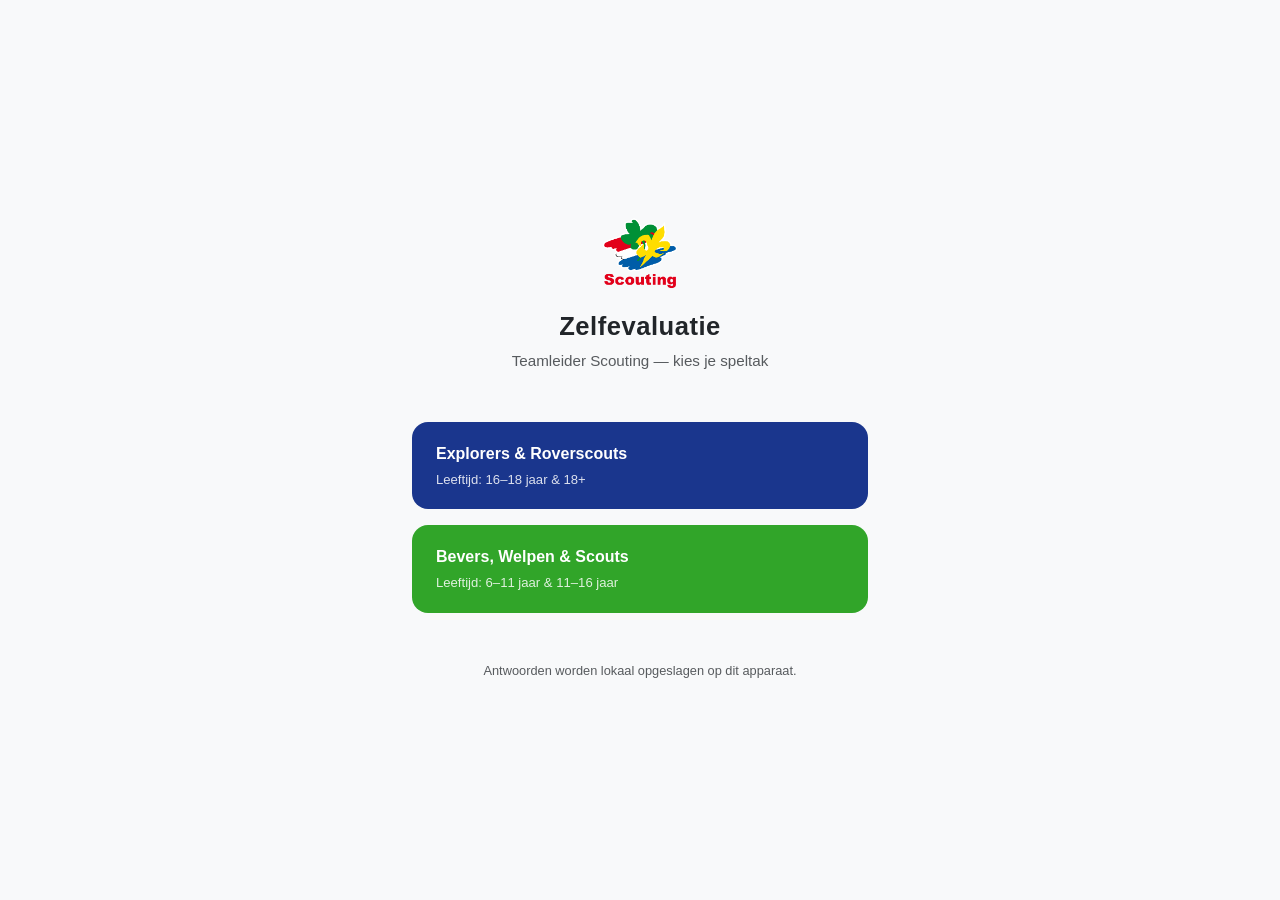
<file: index.html>
<!DOCTYPE html>
<html lang="nl">
<head>
  <meta charset="UTF-8" />
  <meta name="viewport" content="width=device-width, initial-scale=1.0" />
  <title>Zelfevaluatie Teamleider Scouting</title>
  <meta name="description" content="Zelfevaluatie-tool voor teamleiders bij Scouting. Beoordeel jezelf op coördinatie, kwaliteitsbewaking en vertegenwoordiging." />

  <!-- Bootstrap 5 CSS via CDN -->
  <link href="https://cdn.jsdelivr.net/npm/bootstrap@5.3.3/dist/css/bootstrap.min.css" rel="stylesheet" />
  <!-- Custom stylesheet -->
  <link href="style.css" rel="stylesheet" />
</head>
<body>

  <!-- ╔══════════════════════════════════════════╗
       ║  1. SELECTIE-SCHERM (speltak kiezen)     ║
       ╚══════════════════════════════════════════╝ -->
  <div id="select-screen" class="screen active">
    <div class="container py-5" style="max-width:480px">
      <div class="text-center mb-5">
        <img src="Assets/Scouting-huisstijl/Scouting_NL_logo_RGB_transparanteachtergrond.png" alt="Scouting Nederland" class="scouting-logo-select mb-2">
        <h1 class="fw-bold mb-2" style="font-size:1.6rem">Zelfevaluatie</h1>
        <p class="text-muted text-md">Teamleider Scouting — kies je speltak</p>
      </div>

      <div class="d-grid gap-3">
        <button id="btn-select-explorers" class="btn btn-lg btn-primary dataset-btn">
          <div class="fw-bold mb-1" style="font-size:1rem">Explorers &amp; Roverscouts</div>
          <div style="font-size:.82rem;opacity:.85">Leeftijd: 16–18 jaar &amp; 18+</div>
        </button>
        <button id="btn-select-bevers" class="btn btn-lg dataset-btn btn-scouting-groen">
          <div class="fw-bold mb-1" style="font-size:1rem">Bevers, Welpen &amp; Scouts</div>
          <div style="font-size:.82rem;opacity:.85">Leeftijd: 6–11 jaar &amp; 11–16 jaar</div>
        </button>
      </div>

      <p class="text-center text-muted mt-5 text-xs">
        Antwoorden worden lokaal opgeslagen op dit apparaat.
      </p>
    </div>
  </div>

  <!-- ╔══════════════════════════════════════════╗
       ║  NAVIGATIEBALK (zichtbaar na selectie)   ║
       ╚══════════════════════════════════════════╝ -->
  <nav id="app-navbar" class="navbar app-nav" style="display:none">
    <div class="container px-0" style="max-width:540px">
      <span class="navbar-brand mb-0"><img src="Assets/Scouting-huisstijl/Scouting_NL_logo_RGB_transparanteachtergrond.png" alt="Scouting" class="scouting-logo-header"> Zelfevaluatie</span>
      <div class="d-flex gap-2">
        <button id="btn-switch" class="btn btn-outline-secondary nav-action-btn">
          Speltak wisselen
        </button>
        <button id="btn-reset" class="btn btn-outline-danger nav-action-btn" style="display:none">
          Reset
        </button>
      </div>
    </div>
  </nav>

  <!-- ╔══════════════════════════════════════════╗
       ║  2. OVERZICHTSSCHERM                     ║
       ╚══════════════════════════════════════════╝ -->
  <div id="overview-screen" class="screen">
    <div class="container py-4" style="max-width:540px">
      <!-- Header -->
      <div class="text-center mb-4">
        <div class="mb-2">
          <span id="ov-badge" class="badge rounded-pill bg-primary bg-opacity-10 text-primary dataset-badge px-3 py-2"></span>
        </div>
        <h1 class="fw-bold mb-1" style="font-size:1.5rem">Zelfevaluatie</h1>
        <p class="text-muted mb-0 text-md">Teamleider Scouting</p>
      </div>

      <!-- Totale voortgang (alleen als er antwoorden zijn) -->
      <div id="ov-overall" class="card border-0 shadow-sm mb-4" style="border-radius:16px;display:none">
        <div class="card-body text-center py-4">
          <div id="ov-overall-pct" class="mb-1 fw-800" style="font-size:2.5rem"></div>
          <div id="ov-overall-count" class="text-muted mb-3 text-sm"></div>
          <div class="progress" style="height:8px;border-radius:99px">
            <div id="ov-overall-bar" class="progress-bar" style="border-radius:99px"></div>
          </div>
        </div>
      </div>

      <!-- Module-kaarten -->
      <div id="ov-modules" class="mb-4"></div>

      <!-- Actieknop -->
      <div class="d-grid">
        <button id="btn-start" class="btn btn-primary btn-lg cta-btn">Starten met invullen</button>
      </div>
      <p id="ov-saved-msg" class="text-center text-muted mt-3" style="font-size:.8rem;display:none">
        Je voortgang wordt automatisch opgeslagen.
      </p>
    </div>
  </div>

  <!-- ╔══════════════════════════════════════════╗
       ║  3. INVULSCHERM                          ║
       ╚══════════════════════════════════════════╝ -->
  <div id="input-screen" class="screen">
    <div class="container py-4 d-flex flex-column" style="max-width:540px;min-height:calc(100dvh - 56px)">
      <!-- Topbalk -->
      <div class="mb-4">
        <div class="d-flex justify-content-between align-items-center mb-3">
          <button id="btn-prev" class="back-btn">← Terug</button>
          <span id="inp-counter" class="text-muted" style="font-size:.88rem"></span>
        </div>
        <div class="progress" style="height:4px;border-radius:99px">
          <div id="inp-progress" class="progress-bar bg-primary" style="border-radius:99px"></div>
        </div>
      </div>

      <!-- Module-badge + taak-info -->
      <div class="mb-3">
        <span id="inp-module-badge" class="badge rounded-pill fw-semibold px-3 py-2 mb-2" style="font-size:.78rem"></span>
        <div id="inp-task-info" class="text-muted" style="font-size:.8rem"></div>
      </div>

      <!-- Vraag -->
      <div class="flex-grow-1">
        <div class="card question-card mb-4">
          <div class="card-body p-4">
            <p id="inp-question" class="mb-0" style="font-size:1.05rem;line-height:1.6;font-weight:500"></p>
          </div>
        </div>

        <!-- Schaal 1-5 -->
        <div class="mb-2">
          <div class="d-flex justify-content-between mb-2" style="font-size:.72rem;color:#6c757d">
            <span>Nooit</span><span>Altijd</span>
          </div>
          <div id="inp-scale" class="d-flex gap-2">
            <!-- knoppen worden door JS gegenereerd -->
          </div>
          <div id="inp-scale-label" class="text-center mt-2" style="font-size:.82rem;color:#1A368D;font-weight:500;display:none"></div>
        </div>
      </div>

      <!-- Volgende-knop -->
      <div class="d-grid mt-4">
        <button id="btn-next" class="btn btn-primary btn-lg cta-btn" disabled>Volgende vraag</button>
      </div>
      <p id="inp-hint" class="text-center text-muted mt-2 mb-0" style="font-size:.8rem">
        Kies een score om verder te gaan.
      </p>
    </div>
  </div>

  <!-- ╔══════════════════════════════════════════╗
       ║  4. RESULTATENSCHERM                     ║
       ╚══════════════════════════════════════════╝ -->
  <div id="results-screen" class="screen">
    <div class="container py-4" style="max-width:540px">
      <!-- Header -->
      <div class="text-center mb-4">
        <div class="mb-2">
          <span id="res-badge" class="badge rounded-pill bg-primary bg-opacity-10 text-primary dataset-badge px-3 py-2"></span>
        </div>
        <h1 class="fw-bold mb-1" style="font-size:1.4rem">Jouw resultaten</h1>
        <p id="res-date" class="text-muted mb-0 text-sm"></p>
      </div>

      <!-- Grote score-kaart -->
      <div id="res-hero" class="card score-hero shadow-sm text-center mb-4">
        <div class="card-body py-5">
          <div id="res-pct" class="fw-900" style="font-size:4rem;line-height:1"></div>
          <div id="res-emoji" class="mt-1 mb-3" style="font-size:1.5rem"></div>
          <div id="res-label" class="fw-semibold mb-1" style="font-size:1rem"></div>
          <div class="text-muted" style="font-size:.82rem">Totaalscore over alle taken</div>
        </div>
      </div>

      <!-- Per-module scores -->
      <h6 class="fw-semibold text-muted mb-3" style="font-size:.8rem;letter-spacing:.05em;text-transform:uppercase">
        Score per taak
      </h6>
      <div id="res-modules" class="mb-4"></div>

      <!-- Legenda -->
      <div class="card legend-card mb-4">
        <div class="card-body py-3 px-3">
          <div class="row g-2 text-center text-xs">
            <div class="col-4"><div class="fw-semibold text-success">Goed</div><div class="text-muted">&gt; 60%</div></div>
            <div class="col-4"><div class="fw-semibold text-warning">In ontwikkeling</div><div class="text-muted">30–60%</div></div>
            <div class="col-4"><div class="fw-semibold text-danger">Aandachtspunt</div><div class="text-muted">&lt; 30%</div></div>
          </div>
        </div>
      </div>

      <!-- Acties -->
      <div class="d-grid gap-3">
        <button id="btn-share" class="btn btn-primary btn-lg cta-btn">📤 Deel met begeleider</button>
        <button id="btn-retake" class="btn btn-outline-secondary cta-btn">Antwoorden aanpassen</button>
      </div>

      <p class="text-center text-muted mt-4 text-xs">
        Resultaten worden lokaal opgeslagen op dit apparaat.
      </p>
    </div>
  </div>

  <!-- Scripts -->
  <script src="questions.js"></script>
  <script src="script.js"></script>
</body>
</html>
</file>
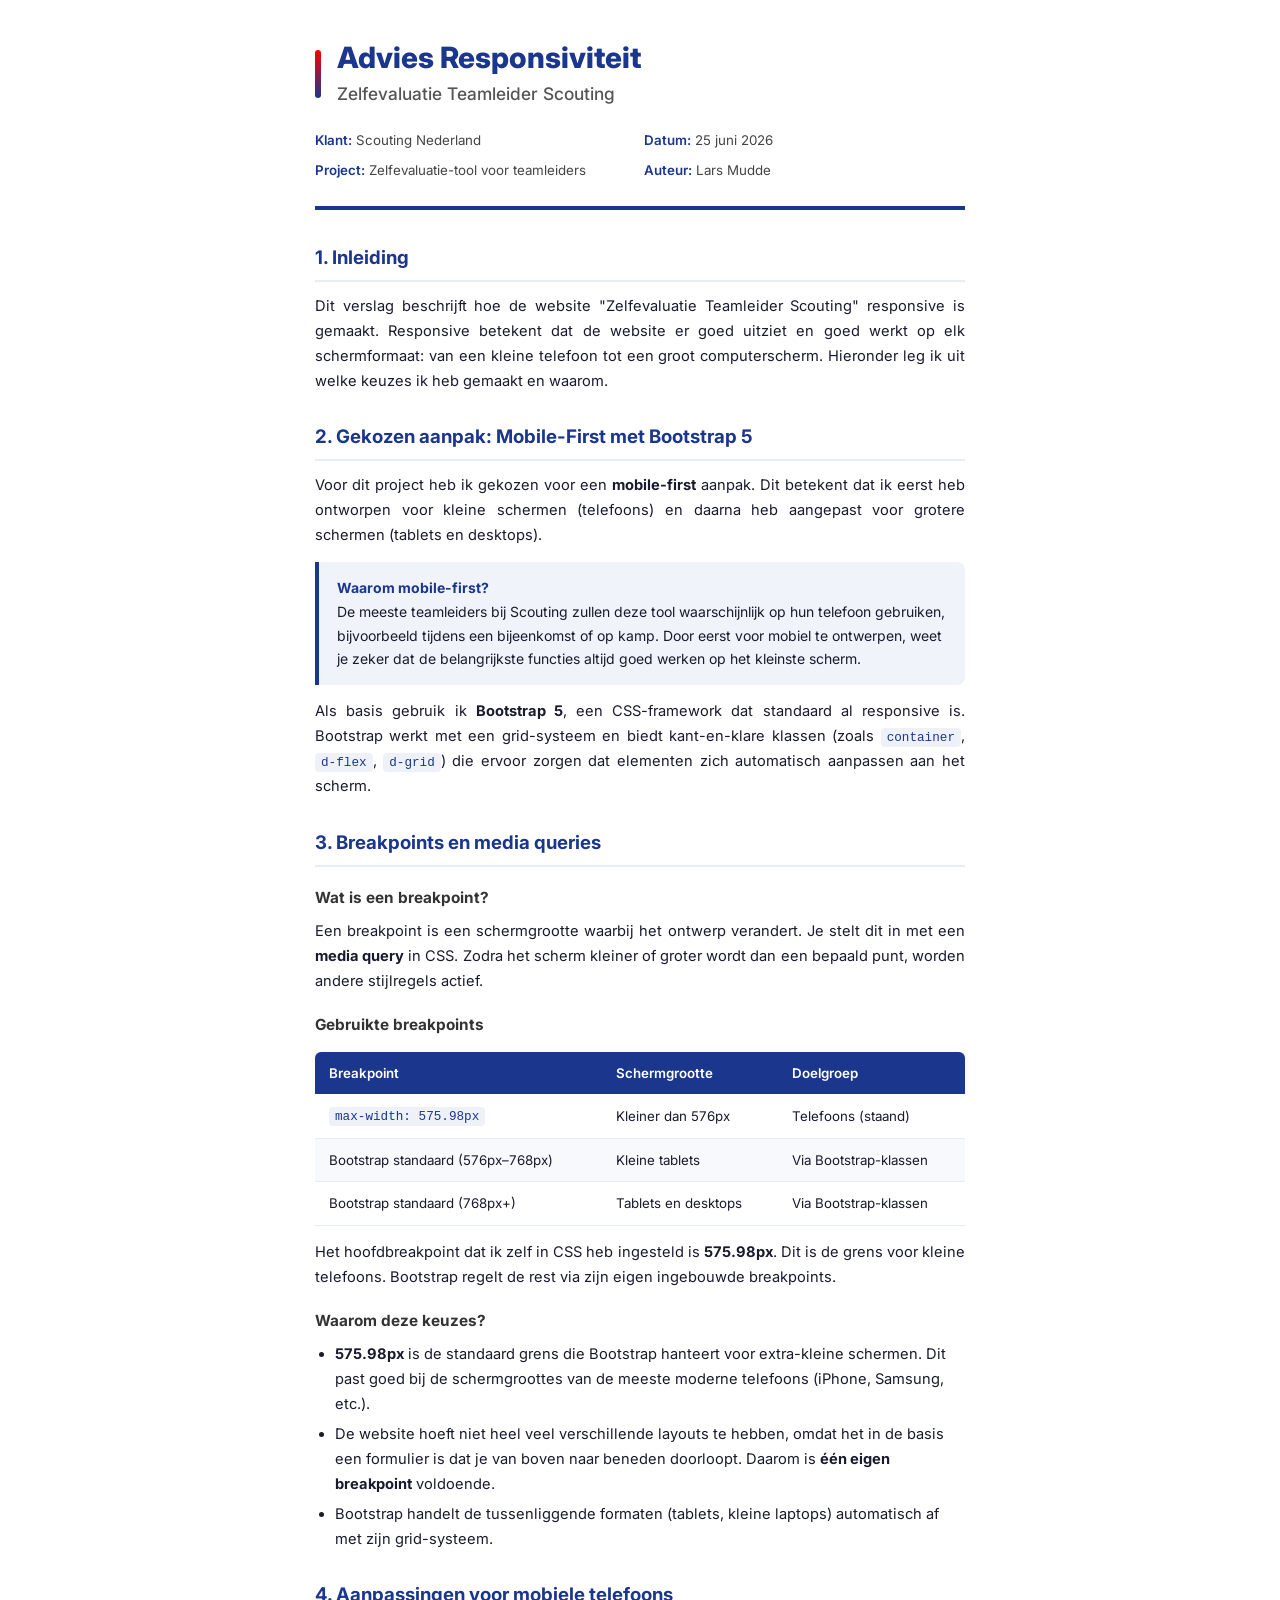
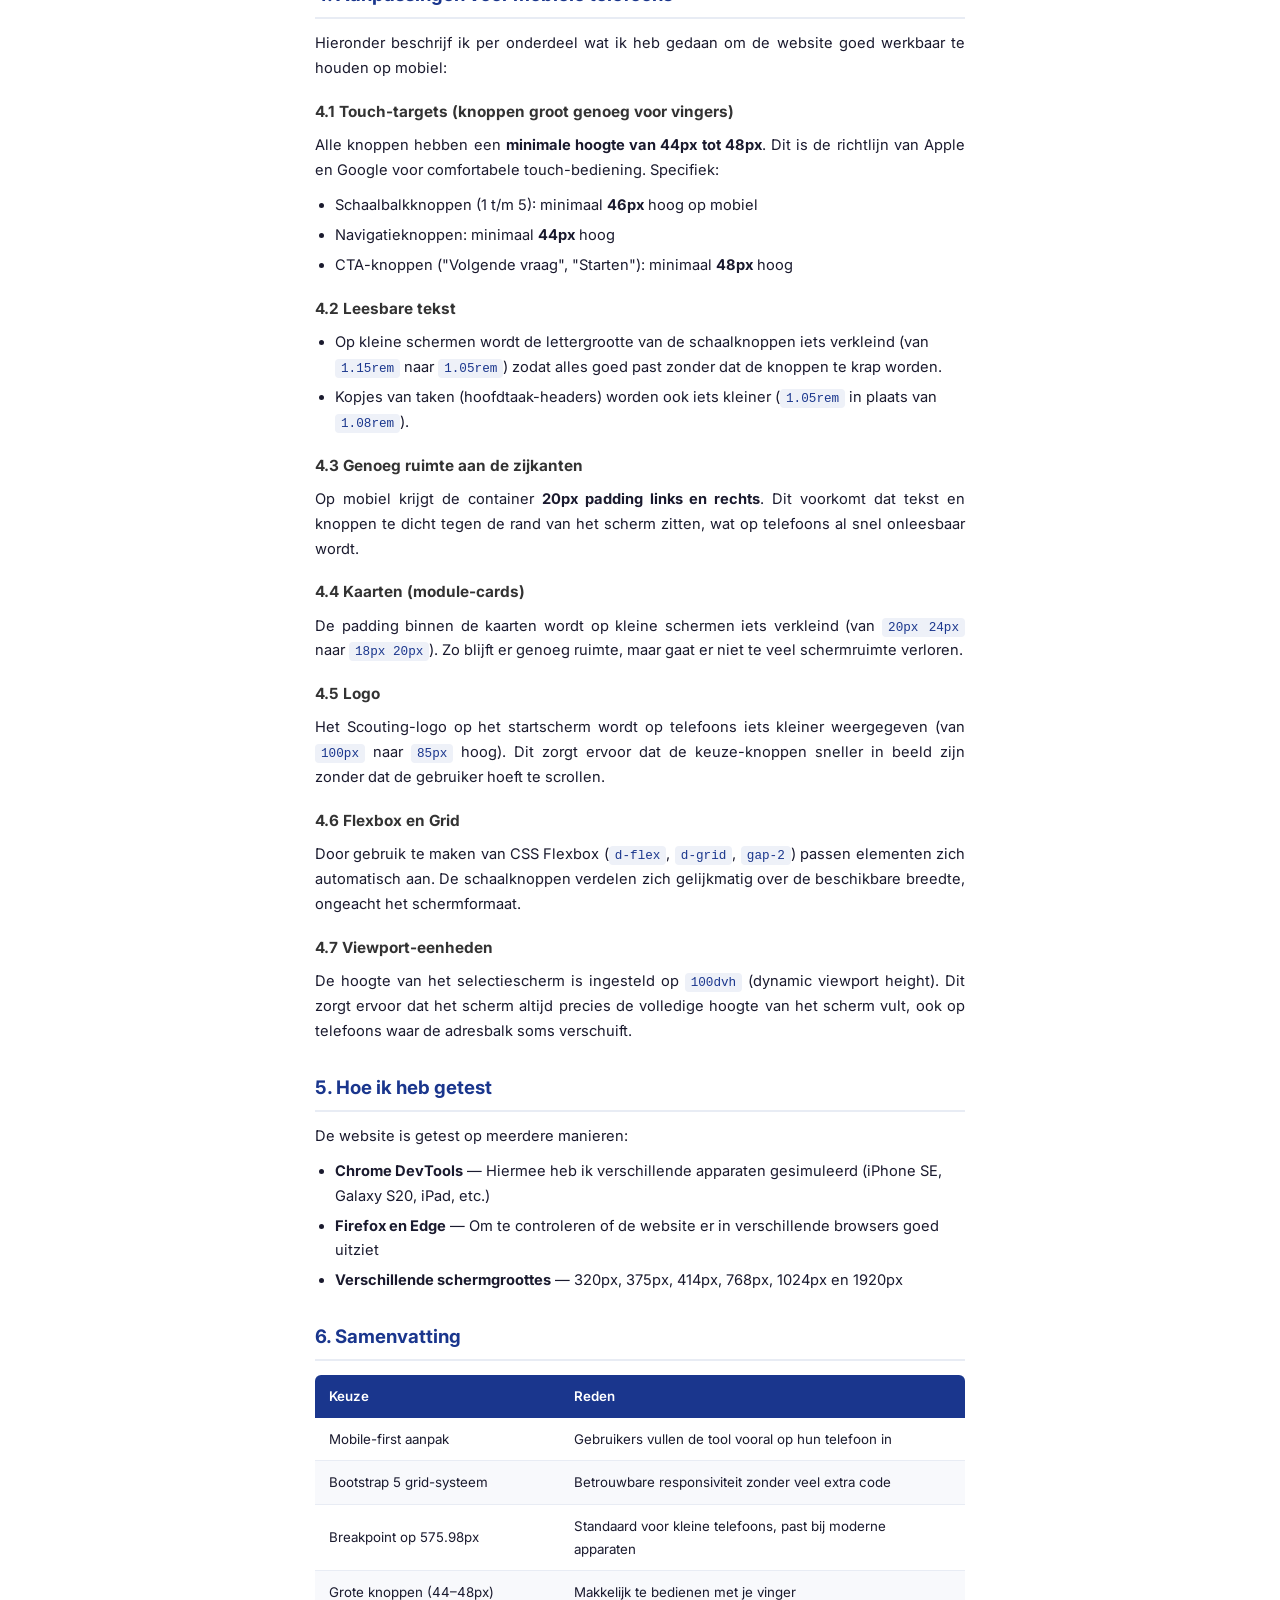
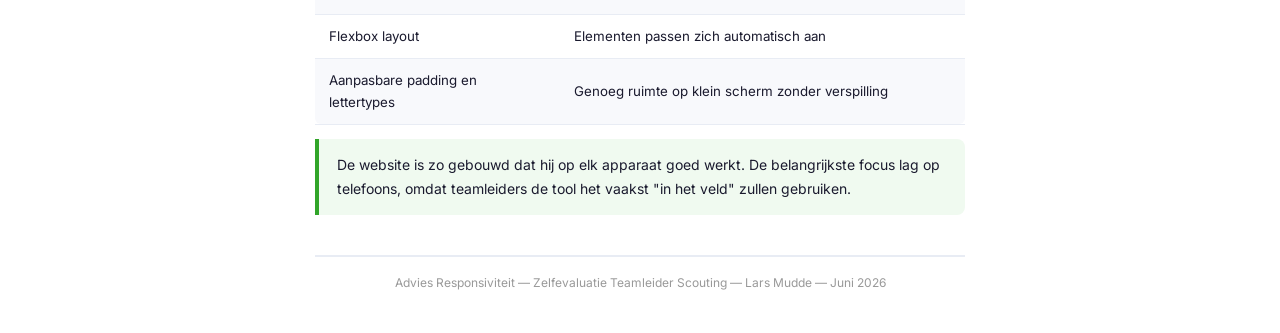
<file: advies_responsiviteit.html>
<!DOCTYPE html>
<html lang="nl">
<head>
  <meta charset="UTF-8">
  <meta name="viewport" content="width=device-width, initial-scale=1.0">
  <title>Advies Responsiviteit — Zelfevaluatie Teamleider Scouting</title>
  <style>
    @import url('https://fonts.googleapis.com/css2?family=Inter:wght@400;500;600;700;800&display=swap');

    * { margin: 0; padding: 0; box-sizing: border-box; }

    body {
      font-family: 'Inter', Arial, sans-serif;
      color: #1a1a2e;
      background: #fff;
      line-height: 1.7;
      font-size: 11pt;
      padding: 0;
    }

    @media print {
      body { padding: 0; }
      .page-break { page-break-before: always; }
      .no-break { page-break-inside: avoid; }
    }

    .page {
      max-width: 750px;
      margin: 0 auto;
      padding: 40px 50px;
    }

    /* Header */
    .report-header {
      border-bottom: 4px solid #1A368D;
      padding-bottom: 24px;
      margin-bottom: 32px;
    }
    .report-header .logo-bar {
      display: flex;
      align-items: center;
      gap: 16px;
      margin-bottom: 20px;
    }
    .report-header .logo-bar .accent-line {
      width: 6px;
      height: 48px;
      background: linear-gradient(180deg, #FF0000 0%, #1A368D 100%);
      border-radius: 3px;
    }
    .report-header h1 {
      font-size: 22pt;
      font-weight: 800;
      color: #1A368D;
      margin: 0;
      line-height: 1.2;
    }
    .report-header .subtitle {
      font-size: 13pt;
      color: #555;
      font-weight: 500;
      margin-top: 4px;
    }

    .meta-info {
      display: grid;
      grid-template-columns: 1fr 1fr;
      gap: 8px;
      margin-top: 16px;
      font-size: 10pt;
      color: #444;
    }
    .meta-info span { font-weight: 600; color: #1A368D; }

    /* Sections */
    h2 {
      font-size: 14pt;
      font-weight: 700;
      color: #1A368D;
      margin-top: 28px;
      margin-bottom: 12px;
      padding-bottom: 6px;
      border-bottom: 2px solid #e8ecf4;
    }

    h3 {
      font-size: 11.5pt;
      font-weight: 700;
      color: #333;
      margin-top: 18px;
      margin-bottom: 8px;
    }

    p {
      margin-bottom: 10px;
      text-align: justify;
    }

    /* Highlight box */
    .highlight-box {
      background: #f0f3fa;
      border-left: 4px solid #1A368D;
      padding: 14px 18px;
      border-radius: 0 8px 8px 0;
      margin: 14px 0;
      font-size: 10.5pt;
    }
    .highlight-box strong { color: #1A368D; }

    .highlight-box-green {
      background: #f0faf0;
      border-left: 4px solid #31A529;
      padding: 14px 18px;
      border-radius: 0 8px 8px 0;
      margin: 14px 0;
      font-size: 10.5pt;
    }

    /* Tables */
    table {
      width: 100%;
      border-collapse: collapse;
      margin: 14px 0;
      font-size: 10pt;
    }
    thead th {
      background: #1A368D;
      color: #fff;
      padding: 10px 14px;
      text-align: left;
      font-weight: 600;
      font-size: 10pt;
    }
    thead th:first-child { border-radius: 6px 0 0 0; }
    thead th:last-child { border-radius: 0 6px 0 0; }
    tbody td {
      padding: 10px 14px;
      border-bottom: 1px solid #e8ecf4;
    }
    tbody tr:nth-child(even) { background: #f8f9fc; }
    tbody tr:last-child td:first-child { border-radius: 0 0 0 6px; }
    tbody tr:last-child td:last-child { border-radius: 0 0 6px 0; }

    code {
      background: #eef1f8;
      padding: 2px 6px;
      border-radius: 4px;
      font-family: 'Consolas', 'Courier New', monospace;
      font-size: 9.5pt;
      color: #1A368D;
    }

    ul {
      margin: 8px 0 12px 20px;
    }
    ul li {
      margin-bottom: 5px;
    }

    .footer {
      margin-top: 40px;
      padding-top: 16px;
      border-top: 2px solid #e8ecf4;
      text-align: center;
      font-size: 9pt;
      color: #999;
    }
  </style>
</head>
<body>
  <div class="page">

    <!-- HEADER -->
    <div class="report-header">
      <div class="logo-bar">
        <div class="accent-line"></div>
        <div>
          <h1>Advies Responsiviteit</h1>
          <div class="subtitle">Zelfevaluatie Teamleider Scouting</div>
        </div>
      </div>
      <div class="meta-info">
        <div><span>Klant:</span> Scouting Nederland</div>
        <div><span>Datum:</span> 25 juni 2026</div>
        <div><span>Project:</span> Zelfevaluatie-tool voor teamleiders</div>
        <div><span>Auteur:</span> Lars Mudde</div>
      </div>
    </div>

    <!-- 1. INLEIDING -->
    <h2>1. Inleiding</h2>
    <p>
      Dit verslag beschrijft hoe de website "Zelfevaluatie Teamleider Scouting" responsive is gemaakt.
      Responsive betekent dat de website er goed uitziet en goed werkt op elk schermformaat: van een kleine
      telefoon tot een groot computerscherm. Hieronder leg ik uit welke keuzes ik heb gemaakt en waarom.
    </p>

    <!-- 2. AANPAK -->
    <h2>2. Gekozen aanpak: Mobile-First met Bootstrap 5</h2>
    <p>
      Voor dit project heb ik gekozen voor een <strong>mobile-first</strong> aanpak. Dit betekent dat ik
      eerst heb ontworpen voor kleine schermen (telefoons) en daarna heb aangepast voor grotere schermen
      (tablets en desktops).
    </p>

    <div class="highlight-box">
      <strong>Waarom mobile-first?</strong><br>
      De meeste teamleiders bij Scouting zullen deze tool waarschijnlijk op hun telefoon gebruiken,
      bijvoorbeeld tijdens een bijeenkomst of op kamp. Door eerst voor mobiel te ontwerpen, weet je
      zeker dat de belangrijkste functies altijd goed werken op het kleinste scherm.
    </div>

    <p>
      Als basis gebruik ik <strong>Bootstrap 5</strong>, een CSS-framework dat standaard al responsive is.
      Bootstrap werkt met een grid-systeem en biedt kant-en-klare klassen (zoals <code>container</code>,
      <code>d-flex</code>, <code>d-grid</code>) die ervoor zorgen dat elementen zich automatisch aanpassen
      aan het scherm.
    </p>

    <!-- 3. BREAKPOINTS -->
    <h2>3. Breakpoints en media queries</h2>
    <h3>Wat is een breakpoint?</h3>
    <p>
      Een breakpoint is een schermgrootte waarbij het ontwerp verandert. Je stelt dit in met een
      <strong>media query</strong> in CSS. Zodra het scherm kleiner of groter wordt dan een bepaald
      punt, worden andere stijlregels actief.
    </p>

    <h3>Gebruikte breakpoints</h3>
    <table>
      <thead>
        <tr>
          <th>Breakpoint</th>
          <th>Schermgrootte</th>
          <th>Doelgroep</th>
        </tr>
      </thead>
      <tbody>
        <tr>
          <td><code>max-width: 575.98px</code></td>
          <td>Kleiner dan 576px</td>
          <td>Telefoons (staand)</td>
        </tr>
        <tr>
          <td>Bootstrap standaard (576px–768px)</td>
          <td>Kleine tablets</td>
          <td>Via Bootstrap-klassen</td>
        </tr>
        <tr>
          <td>Bootstrap standaard (768px+)</td>
          <td>Tablets en desktops</td>
          <td>Via Bootstrap-klassen</td>
        </tr>
      </tbody>
    </table>

    <p>
      Het hoofdbreakpoint dat ik zelf in CSS heb ingesteld is <strong>575.98px</strong>. Dit is de grens
      voor kleine telefoons. Bootstrap regelt de rest via zijn eigen ingebouwde breakpoints.
    </p>

    <h3>Waarom deze keuzes?</h3>
    <ul>
      <li><strong>575.98px</strong> is de standaard grens die Bootstrap hanteert voor extra-kleine schermen. Dit past goed bij de schermgroottes van de meeste moderne telefoons (iPhone, Samsung, etc.).</li>
      <li>De website hoeft niet heel veel verschillende layouts te hebben, omdat het in de basis een formulier is dat je van boven naar beneden doorloopt. Daarom is <strong>één eigen breakpoint</strong> voldoende.</li>
      <li>Bootstrap handelt de tussenliggende formaten (tablets, kleine laptops) automatisch af met zijn grid-systeem.</li>
    </ul>

    <!-- 4. MOBIELE AANPASSINGEN -->
    <div class="page-break"></div>
    <h2>4. Aanpassingen voor mobiele telefoons</h2>
    <p>Hieronder beschrijf ik per onderdeel wat ik heb gedaan om de website goed werkbaar te houden op mobiel:</p>

    <div class="no-break">
      <h3>4.1 Touch-targets (knoppen groot genoeg voor vingers)</h3>
      <p>
        Alle knoppen hebben een <strong>minimale hoogte van 44px tot 48px</strong>. Dit is de richtlijn
        van Apple en Google voor comfortabele touch-bediening. Specifiek:
      </p>
      <ul>
        <li>Schaalbalkknoppen (1 t/m 5): minimaal <strong>46px</strong> hoog op mobiel</li>
        <li>Navigatieknoppen: minimaal <strong>44px</strong> hoog</li>
        <li>CTA-knoppen ("Volgende vraag", "Starten"): minimaal <strong>48px</strong> hoog</li>
      </ul>
    </div>

    <div class="no-break">
      <h3>4.2 Leesbare tekst</h3>
      <ul>
        <li>Op kleine schermen wordt de lettergrootte van de schaalknoppen iets verkleind (van <code>1.15rem</code> naar <code>1.05rem</code>) zodat alles goed past zonder dat de knoppen te krap worden.</li>
        <li>Kopjes van taken (hoofdtaak-headers) worden ook iets kleiner (<code>1.05rem</code> in plaats van <code>1.08rem</code>).</li>
      </ul>
    </div>

    <div class="no-break">
      <h3>4.3 Genoeg ruimte aan de zijkanten</h3>
      <p>
        Op mobiel krijgt de container <strong>20px padding links en rechts</strong>. Dit voorkomt dat tekst
        en knoppen te dicht tegen de rand van het scherm zitten, wat op telefoons al snel onleesbaar wordt.
      </p>
    </div>

    <div class="no-break">
      <h3>4.4 Kaarten (module-cards)</h3>
      <p>
        De padding binnen de kaarten wordt op kleine schermen iets verkleind (van <code>20px 24px</code>
        naar <code>18px 20px</code>). Zo blijft er genoeg ruimte, maar gaat er niet te veel schermruimte verloren.
      </p>
    </div>

    <div class="no-break">
      <h3>4.5 Logo</h3>
      <p>
        Het Scouting-logo op het startscherm wordt op telefoons iets kleiner weergegeven (van <code>100px</code>
        naar <code>85px</code> hoog). Dit zorgt ervoor dat de keuze-knoppen sneller in beeld zijn zonder dat
        de gebruiker hoeft te scrollen.
      </p>
    </div>

    <div class="no-break">
      <h3>4.6 Flexbox en Grid</h3>
      <p>
        Door gebruik te maken van CSS Flexbox (<code>d-flex</code>, <code>d-grid</code>, <code>gap-2</code>)
        passen elementen zich automatisch aan. De schaalknoppen verdelen zich gelijkmatig over de beschikbare
        breedte, ongeacht het schermformaat.
      </p>
    </div>

    <div class="no-break">
      <h3>4.7 Viewport-eenheden</h3>
      <p>
        De hoogte van het selectiescherm is ingesteld op <code>100dvh</code> (dynamic viewport height).
        Dit zorgt ervoor dat het scherm altijd precies de volledige hoogte van het scherm vult, ook op
        telefoons waar de adresbalk soms verschuift.
      </p>
    </div>

    <!-- 5. TESTEN -->
    <h2>5. Hoe ik heb getest</h2>
    <p>De website is getest op meerdere manieren:</p>
    <ul>
      <li><strong>Chrome DevTools</strong> — Hiermee heb ik verschillende apparaten gesimuleerd (iPhone SE, Galaxy S20, iPad, etc.)</li>
      <li><strong>Firefox en Edge</strong> — Om te controleren of de website er in verschillende browsers goed uitziet</li>
      <li><strong>Verschillende schermgroottes</strong> — 320px, 375px, 414px, 768px, 1024px en 1920px</li>
    </ul>

    <!-- 6. SAMENVATTING -->
    <h2>6. Samenvatting</h2>
    <table>
      <thead>
        <tr>
          <th>Keuze</th>
          <th>Reden</th>
        </tr>
      </thead>
      <tbody>
        <tr>
          <td>Mobile-first aanpak</td>
          <td>Gebruikers vullen de tool vooral op hun telefoon in</td>
        </tr>
        <tr>
          <td>Bootstrap 5 grid-systeem</td>
          <td>Betrouwbare responsiviteit zonder veel extra code</td>
        </tr>
        <tr>
          <td>Breakpoint op 575.98px</td>
          <td>Standaard voor kleine telefoons, past bij moderne apparaten</td>
        </tr>
        <tr>
          <td>Grote knoppen (44–48px)</td>
          <td>Makkelijk te bedienen met je vinger</td>
        </tr>
        <tr>
          <td>Flexbox layout</td>
          <td>Elementen passen zich automatisch aan</td>
        </tr>
        <tr>
          <td>Aanpasbare padding en lettertypes</td>
          <td>Genoeg ruimte op klein scherm zonder verspilling</td>
        </tr>
      </tbody>
    </table>

    <div class="highlight-box-green">
      De website is zo gebouwd dat hij op elk apparaat goed werkt. De belangrijkste focus lag op telefoons,
      omdat teamleiders de tool het vaakst "in het veld" zullen gebruiken.
    </div>

    <div class="footer">
      Advies Responsiviteit — Zelfevaluatie Teamleider Scouting — Lars Mudde — Juni 2026
    </div>
  </div>
</body>
</html>
</file>
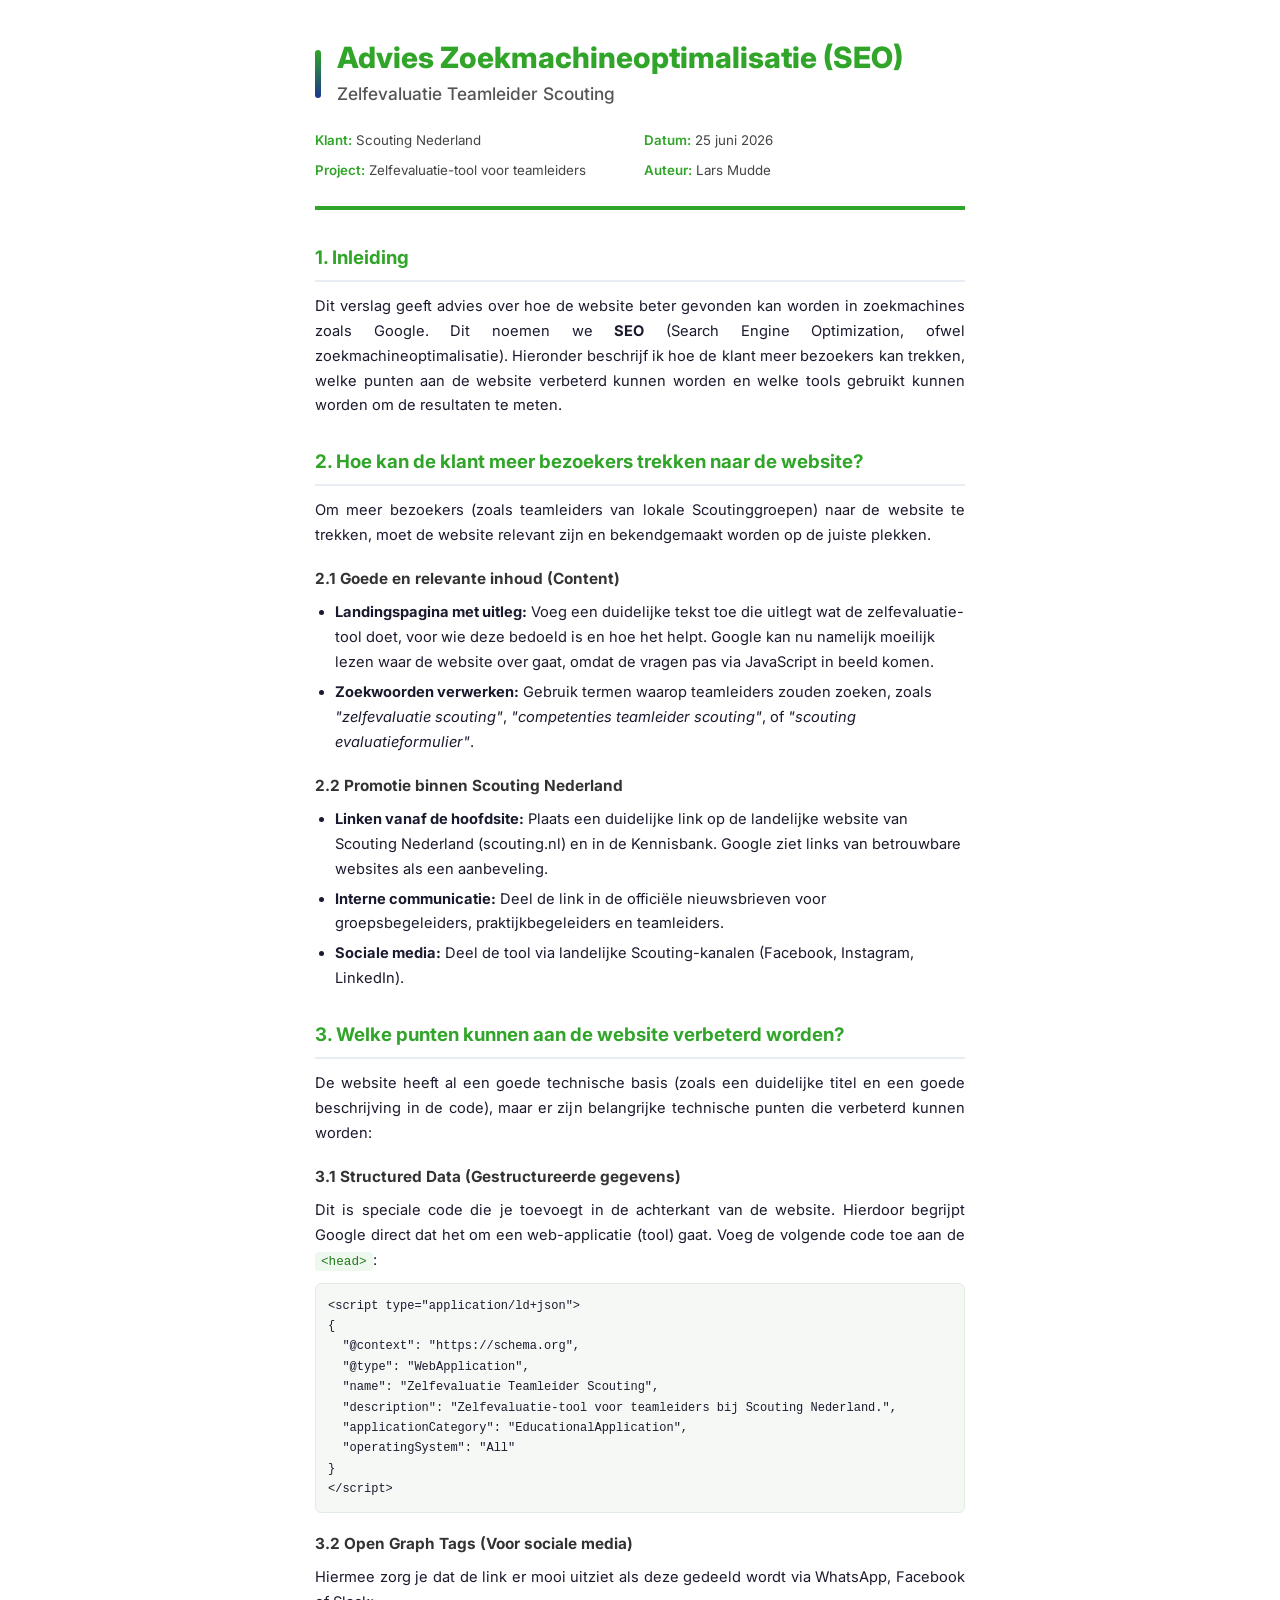
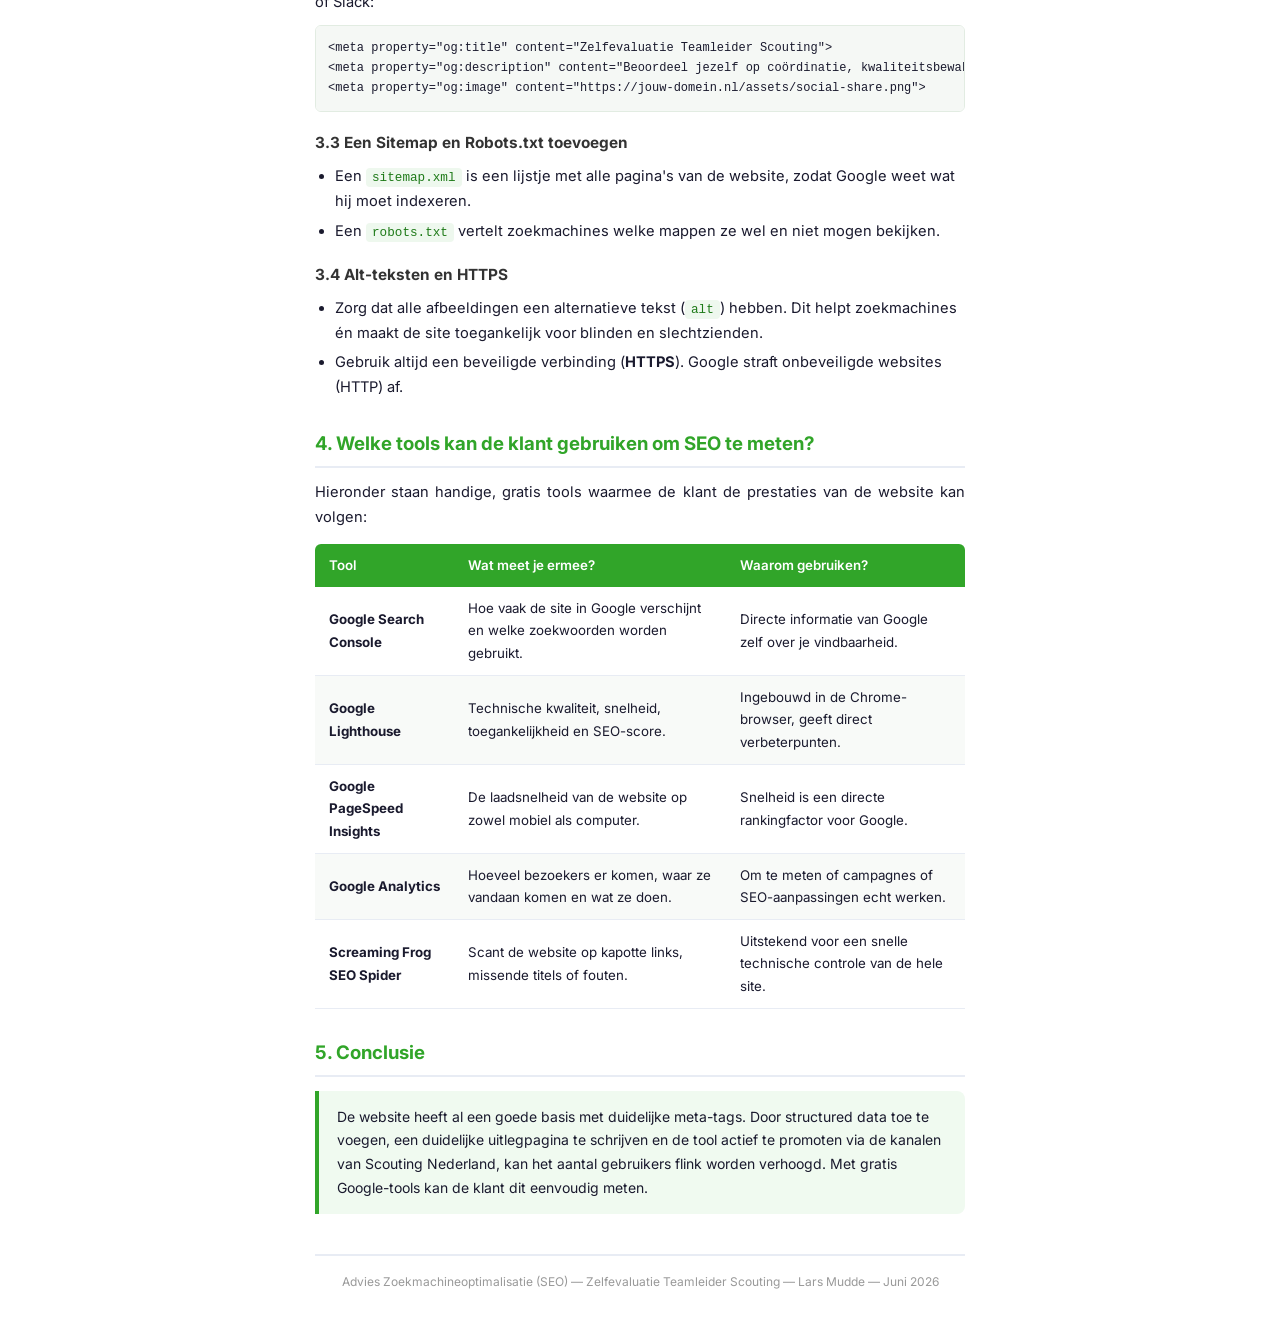
<file: advies_seo.html>
<!DOCTYPE html>
<html lang="nl">
<head>
  <meta charset="UTF-8">
  <meta name="viewport" content="width=device-width, initial-scale=1.0">
  <title>Advies Zoekmachineoptimalisatie (SEO) — Zelfevaluatie Teamleider Scouting</title>
  <style>
    @import url('https://fonts.googleapis.com/css2?family=Inter:wght@400;500;600;700;800&display=swap');

    * { margin: 0; padding: 0; box-sizing: border-box; }

    body {
      font-family: 'Inter', Arial, sans-serif;
      color: #1a1a2e;
      background: #fff;
      line-height: 1.7;
      font-size: 11pt;
      padding: 0;
    }

    @media print {
      body { padding: 0; }
      .page-break { page-break-before: always; }
      .no-break { page-break-inside: avoid; }
    }

    .page {
      max-width: 750px;
      margin: 0 auto;
      padding: 40px 50px;
    }

    /* Header */
    .report-header {
      border-bottom: 4px solid #31A529;
      padding-bottom: 24px;
      margin-bottom: 32px;
    }
    .report-header .logo-bar {
      display: flex;
      align-items: center;
      gap: 16px;
      margin-bottom: 20px;
    }
    .report-header .logo-bar .accent-line {
      width: 6px;
      height: 48px;
      background: linear-gradient(180deg, #31A529 0%, #1A368D 100%);
      border-radius: 3px;
    }
    .report-header h1 {
      font-size: 22pt;
      font-weight: 800;
      color: #31A529;
      margin: 0;
      line-height: 1.2;
    }
    .report-header .subtitle {
      font-size: 13pt;
      color: #555;
      font-weight: 500;
      margin-top: 4px;
    }

    .meta-info {
      display: grid;
      grid-template-columns: 1fr 1fr;
      gap: 8px;
      margin-top: 16px;
      font-size: 10pt;
      color: #444;
    }
    .meta-info span { font-weight: 600; color: #31A529; }

    /* Sections */
    h2 {
      font-size: 14pt;
      font-weight: 700;
      color: #31A529;
      margin-top: 28px;
      margin-bottom: 12px;
      padding-bottom: 6px;
      border-bottom: 2px solid #e8ecf4;
    }

    h3 {
      font-size: 11.5pt;
      font-weight: 700;
      color: #333;
      margin-top: 18px;
      margin-bottom: 8px;
    }

    p {
      margin-bottom: 10px;
      text-align: justify;
    }

    /* Highlight box */
    .highlight-box {
      background: #f0fafd;
      border-left: 4px solid #1A368D;
      padding: 14px 18px;
      border-radius: 0 8px 8px 0;
      margin: 14px 0;
      font-size: 10.5pt;
    }
    .highlight-box strong { color: #1A368D; }

    .highlight-box-green {
      background: #f0faf0;
      border-left: 4px solid #31A529;
      padding: 14px 18px;
      border-radius: 0 8px 8px 0;
      margin: 14px 0;
      font-size: 10.5pt;
    }

    /* Tables */
    table {
      width: 100%;
      border-collapse: collapse;
      margin: 14px 0;
      font-size: 10pt;
    }
    thead th {
      background: #31A529;
      color: #fff;
      padding: 10px 14px;
      text-align: left;
      font-weight: 600;
      font-size: 10pt;
    }
    thead th:first-child { border-radius: 6px 0 0 0; }
    thead th:last-child { border-radius: 0 6px 0 0; }
    tbody td {
      padding: 10px 14px;
      border-bottom: 1px solid #e8ecf4;
    }
    tbody tr:nth-child(even) { background: #f8faf8; }
    tbody tr:last-child td:first-child { border-radius: 0 0 0 6px; }
    tbody tr:last-child td:last-child { border-radius: 0 0 6px 0; }

    code {
      background: #eef8ee;
      padding: 2px 6px;
      border-radius: 4px;
      font-family: 'Consolas', 'Courier New', monospace;
      font-size: 9.5pt;
      color: #1e7a18;
    }

    pre {
      background: #f5f8f5;
      padding: 12px;
      border-radius: 6px;
      font-family: 'Consolas', 'Courier New', monospace;
      font-size: 9pt;
      overflow-x: auto;
      margin: 10px 0;
      border: 1px solid #e2ece2;
    }

    ul {
      margin: 8px 0 12px 20px;
    }
    ul li {
      margin-bottom: 5px;
    }

    .footer {
      margin-top: 40px;
      padding-top: 16px;
      border-top: 2px solid #e8ecf4;
      text-align: center;
      font-size: 9pt;
      color: #999;
    }
  </style>
</head>
<body>
  <div class="page">

    <!-- HEADER -->
    <div class="report-header">
      <div class="logo-bar">
        <div class="accent-line"></div>
        <div>
          <h1>Advies Zoekmachineoptimalisatie (SEO)</h1>
          <div class="subtitle">Zelfevaluatie Teamleider Scouting</div>
        </div>
      </div>
      <div class="meta-info">
        <div><span>Klant:</span> Scouting Nederland</div>
        <div><span>Datum:</span> 25 juni 2026</div>
        <div><span>Project:</span> Zelfevaluatie-tool voor teamleiders</div>
        <div><span>Auteur:</span> Lars Mudde</div>
      </div>
    </div>

    <!-- 1. INLEIDING -->
    <h2>1. Inleiding</h2>
    <p>
      Dit verslag geeft advies over hoe de website beter gevonden kan worden in zoekmachines zoals Google.
      Dit noemen we <strong>SEO</strong> (Search Engine Optimization, ofwel zoekmachineoptimalisatie).
      Hieronder beschrijf ik hoe de klant meer bezoekers kan trekken, welke punten aan de website verbeterd
      kunnen worden en welke tools gebruikt kunnen worden om de resultaten te meten.
    </p>

    <!-- 2. BEZOEKERS TREKKEN -->
    <h2>2. Hoe kan de klant meer bezoekers trekken naar de website?</h2>
    <p>
      Om meer bezoekers (zoals teamleiders van lokale Scoutinggroepen) naar de website te trekken,
      moet de website relevant zijn en bekendgemaakt worden op de juiste plekken.
    </p>

    <h3>2.1 Goede en relevante inhoud (Content)</h3>
    <ul>
      <li><strong>Landingspagina met uitleg:</strong> Voeg een duidelijke tekst toe die uitlegt wat de zelfevaluatie-tool doet, voor wie deze bedoeld is en hoe het helpt. Google kan nu namelijk moeilijk lezen waar de website over gaat, omdat de vragen pas via JavaScript in beeld komen.</li>
      <li><strong>Zoekwoorden verwerken:</strong> Gebruik termen waarop teamleiders zouden zoeken, zoals <em>"zelfevaluatie scouting"</em>, <em>"competenties teamleider scouting"</em>, of <em>"scouting evaluatieformulier"</em>.</li>
    </ul>

    <h3>2.2 Promotie binnen Scouting Nederland</h3>
    <ul>
      <li><strong>Linken vanaf de hoofdsite:</strong> Plaats een duidelijke link op de landelijke website van Scouting Nederland (scouting.nl) en in de Kennisbank. Google ziet links van betrouwbare websites als een aanbeveling.</li>
      <li><strong>Interne communicatie:</strong> Deel de link in de officiële nieuwsbrieven voor groepsbegeleiders, praktijkbegeleiders en teamleiders.</li>
      <li><strong>Sociale media:</strong> Deel de tool via landelijke Scouting-kanalen (Facebook, Instagram, LinkedIn).</li>
    </ul>

    <!-- 3. VERBETERPUNTEN -->
    <h2>3. Welke punten kunnen aan de website verbeterd worden?</h2>
    <p>
      De website heeft al een goede technische basis (zoals een duidelijke titel en een goede beschrijving in de code),
      maar er zijn belangrijke technische punten die verbeterd kunnen worden:
    </p>

    <div class="no-break">
      <h3>3.1 Structured Data (Gestructureerde gegevens)</h3>
      <p>
        Dit is speciale code die je toevoegt in de achterkant van de website. Hierdoor begrijpt Google direct dat het
        om een web-applicatie (tool) gaat. Voeg de volgende code toe aan de <code>&lt;head&gt;</code>:
      </p>
      <pre>
&lt;script type="application/ld+json"&gt;
{
  "@context": "https://schema.org",
  "@type": "WebApplication",
  "name": "Zelfevaluatie Teamleider Scouting",
  "description": "Zelfevaluatie-tool voor teamleiders bij Scouting Nederland.",
  "applicationCategory": "EducationalApplication",
  "operatingSystem": "All"
}
&lt;/script&gt;</pre>
    </div>

    <div class="page-break"></div>

    <div class="no-break">
      <h3>3.2 Open Graph Tags (Voor sociale media)</h3>
      <p>
        Hiermee zorg je dat de link er mooi uitziet als deze gedeeld wordt via WhatsApp, Facebook of Slack:
      </p>
      <pre>
&lt;meta property="og:title" content="Zelfevaluatie Teamleider Scouting"&gt;
&lt;meta property="og:description" content="Beoordeel jezelf op coördinatie, kwaliteitsbewaking en vertegenwoordiging."&gt;
&lt;meta property="og:image" content="https://jouw-domein.nl/assets/social-share.png"&gt;</pre>
    </div>

    <div class="no-break">
      <h3>3.3 Een Sitemap en Robots.txt toevoegen</h3>
      <ul>
        <li>Een <code>sitemap.xml</code> is een lijstje met alle pagina's van de website, zodat Google weet wat hij moet indexeren.</li>
        <li>Een <code>robots.txt</code> vertelt zoekmachines welke mappen ze wel en niet mogen bekijken.</li>
      </ul>
    </div>

    <div class="no-break">
      <h3>3.4 Alt-teksten en HTTPS</h3>
      <ul>
        <li>Zorg dat alle afbeeldingen een alternatieve tekst (<code>alt</code>) hebben. Dit helpt zoekmachines én maakt de site toegankelijk voor blinden en slechtzienden.</li>
        <li>Gebruik altijd een beveiligde verbinding (<strong>HTTPS</strong>). Google straft onbeveiligde websites (HTTP) af.</li>
      </ul>
    </div>

    <!-- 4. TOOLS OM SEO TE METEN -->
    <h2>4. Welke tools kan de klant gebruiken om SEO te meten?</h2>
    <p>Hieronder staan handige, gratis tools waarmee de klant de prestaties van de website kan volgen:</p>

    <table>
      <thead>
        <tr>
          <th>Tool</th>
          <th>Wat meet je ermee?</th>
          <th>Waarom gebruiken?</th>
        </tr>
      </thead>
      <tbody>
        <tr>
          <td><strong>Google Search Console</strong></td>
          <td>Hoe vaak de site in Google verschijnt en welke zoekwoorden worden gebruikt.</td>
          <td>Directe informatie van Google zelf over je vindbaarheid.</td>
        </tr>
        <tr>
          <td><strong>Google Lighthouse</strong></td>
          <td>Technische kwaliteit, snelheid, toegankelijkheid en SEO-score.</td>
          <td>Ingebouwd in de Chrome-browser, geeft direct verbeterpunten.</td>
        </tr>
        <tr>
          <td><strong>Google PageSpeed Insights</strong></td>
          <td>De laadsnelheid van de website op zowel mobiel als computer.</td>
          <td>Snelheid is een directe rankingfactor voor Google.</td>
        </tr>
        <tr>
          <td><strong>Google Analytics</strong></td>
          <td>Hoeveel bezoekers er komen, waar ze vandaan komen en wat ze doen.</td>
          <td>Om te meten of campagnes of SEO-aanpassingen echt werken.</td>
        </tr>
        <tr>
          <td><strong>Screaming Frog SEO Spider</strong></td>
          <td>Scant de website op kapotte links, missende titels of fouten.</td>
          <td>Uitstekend voor een snelle technische controle van de hele site.</td>
        </tr>
      </tbody>
    </table>

    <!-- 5. CONCLUSIE -->
    <h2>5. Conclusie</h2>
    <div class="highlight-box-green">
      De website heeft al een goede basis met duidelijke meta-tags. Door structured data toe te voegen,
      een duidelijke uitlegpagina te schrijven en de tool actief te promoten via de kanalen van Scouting Nederland,
      kan het aantal gebruikers flink worden verhoogd. Met gratis Google-tools kan de klant dit eenvoudig meten.
    </div>

    <div class="footer">
      Advies Zoekmachineoptimalisatie (SEO) — Zelfevaluatie Teamleider Scouting — Lars Mudde — Juni 2026
    </div>
  </div>
</body>
</html>
</file>
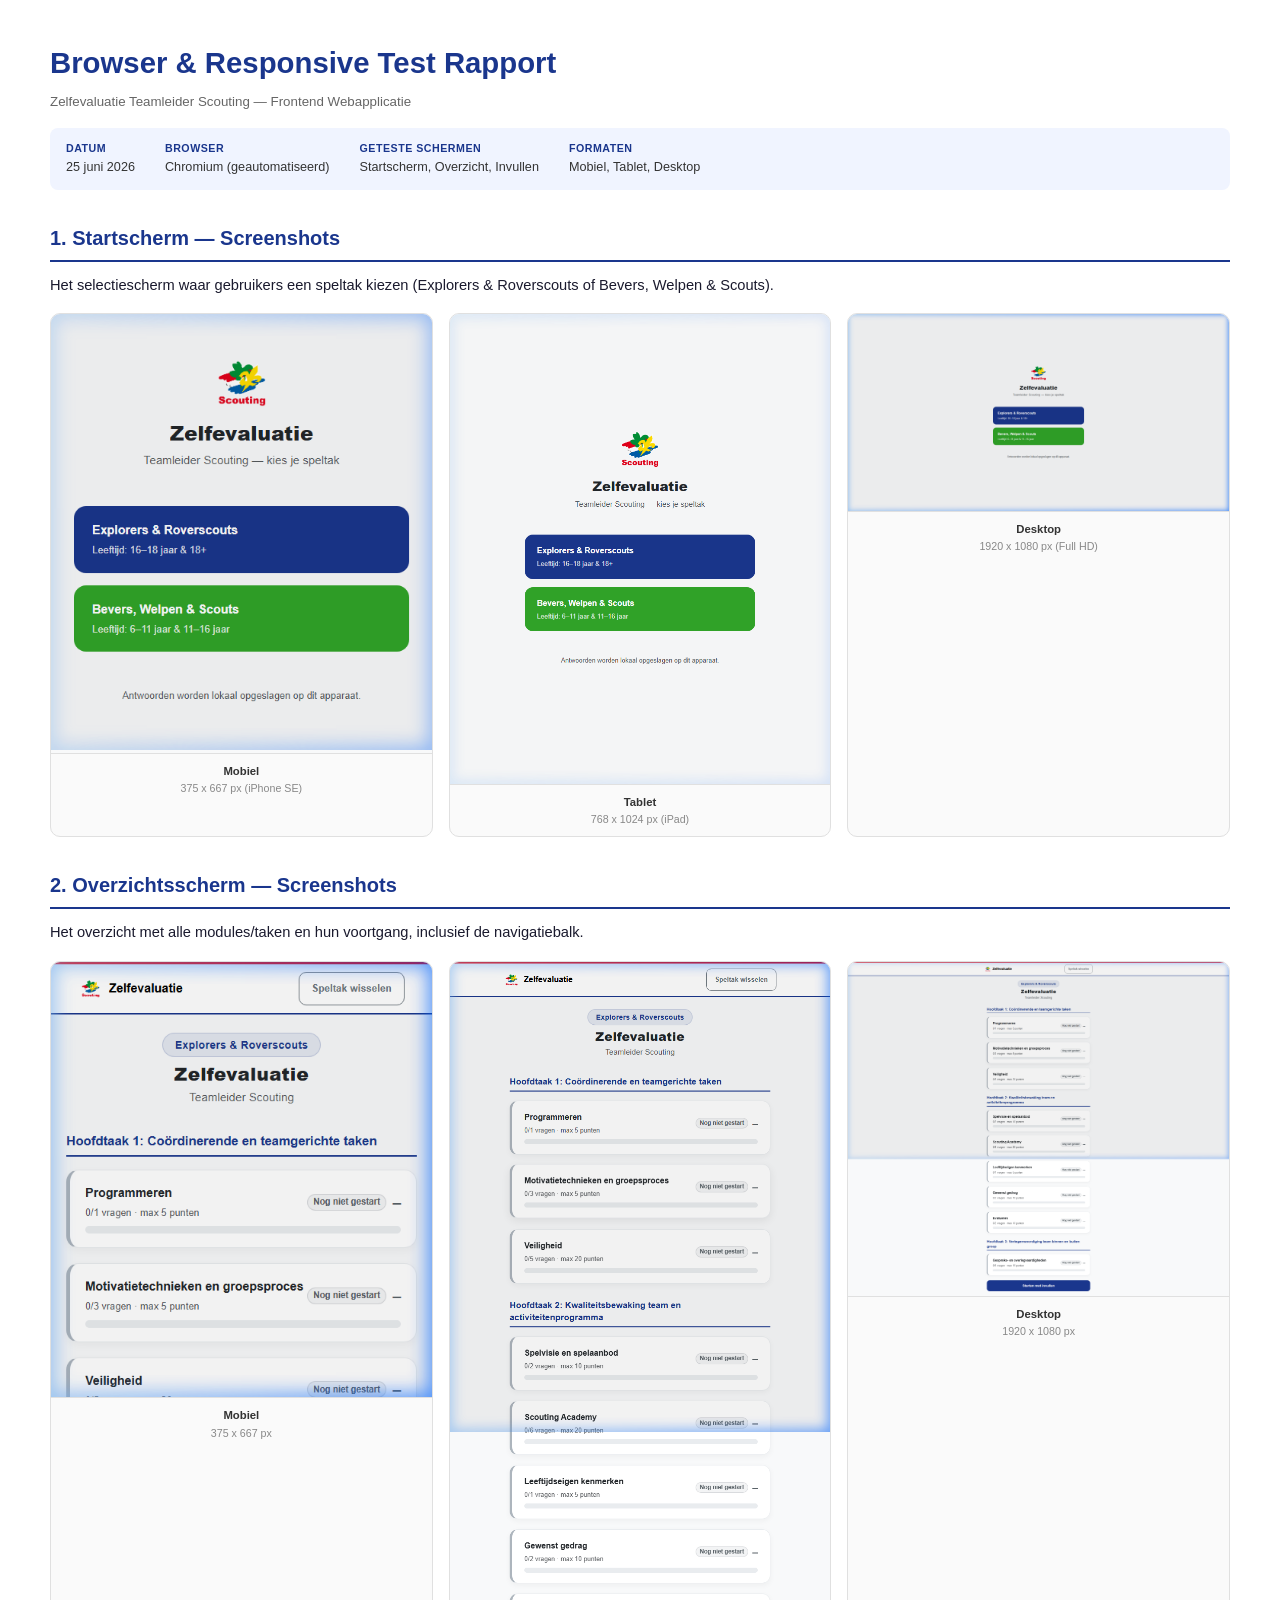
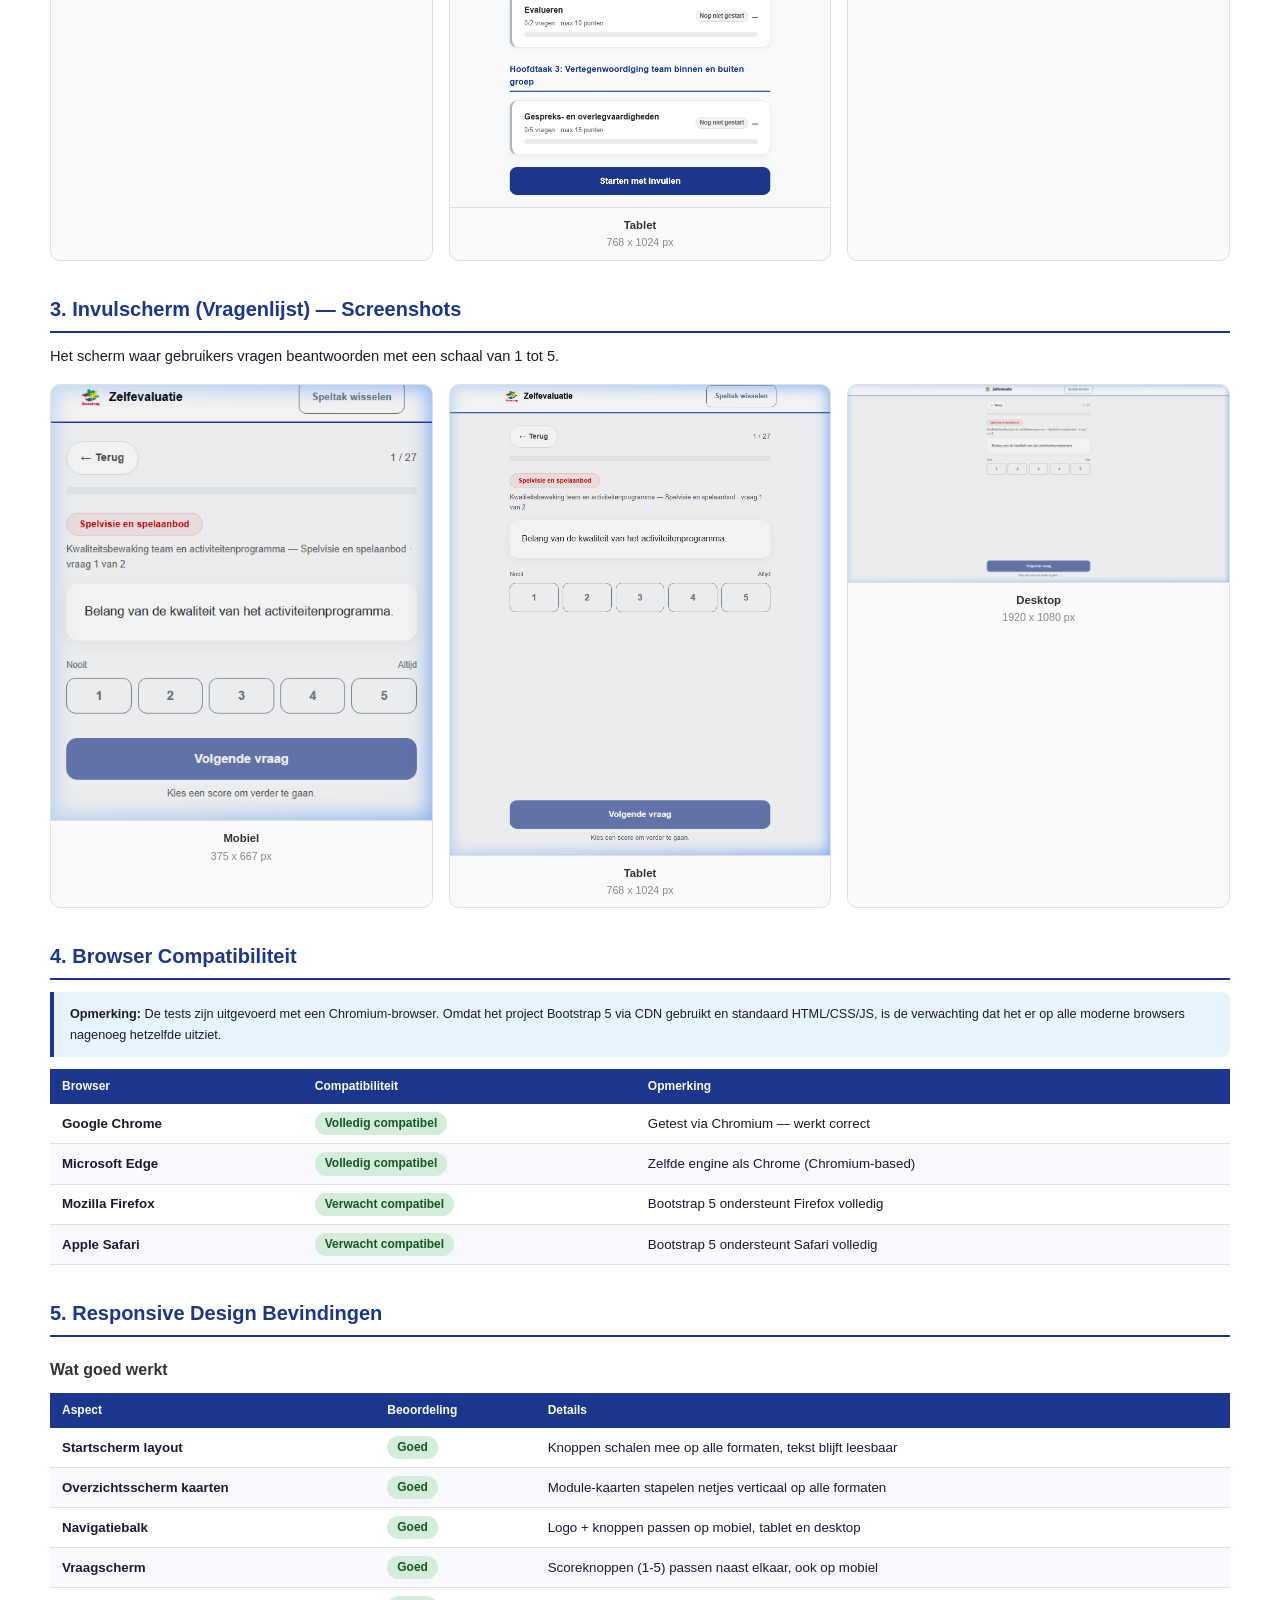
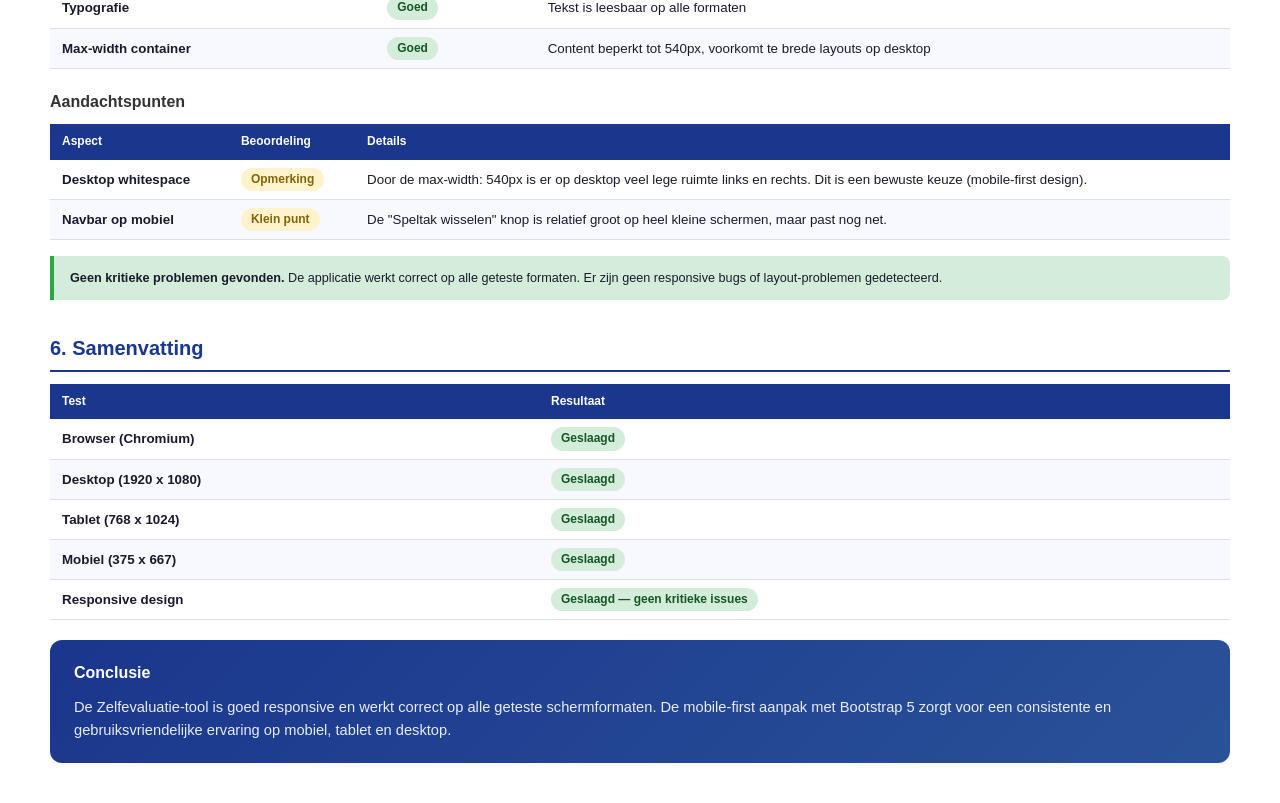
<file: test_rapport.html>
<!DOCTYPE html>
<html lang="nl">
<head>
  <meta charset="UTF-8">
  <title>Browser & Responsive Test Rapport — Zelfevaluatie Scouting</title>
  <style>
    * { margin: 0; padding: 0; box-sizing: border-box; }

    body {
      font-family: 'Segoe UI', Tahoma, Geneva, Verdana, sans-serif;
      color: #1a1a2e;
      background: #fff;
      padding: 40px 50px;
      font-size: 11pt;
      line-height: 1.6;
    }

    h1 {
      font-size: 22pt;
      font-weight: 800;
      color: #1A368D;
      margin-bottom: 4px;
    }

    h2 {
      font-size: 15pt;
      font-weight: 700;
      color: #1A368D;
      margin-top: 32px;
      margin-bottom: 12px;
      padding-bottom: 6px;
      border-bottom: 2px solid #1A368D;
    }

    h3 {
      font-size: 12pt;
      font-weight: 600;
      color: #333;
      margin-top: 20px;
      margin-bottom: 10px;
    }

    .subtitle {
      font-size: 10pt;
      color: #666;
      margin-bottom: 6px;
    }

    .meta {
      display: flex;
      gap: 30px;
      margin: 16px 0 10px;
      padding: 12px 16px;
      background: #f0f4ff;
      border-radius: 8px;
      font-size: 9.5pt;
    }

    .meta-item { display: flex; flex-direction: column; }
    .meta-label { font-weight: 700; color: #1A368D; font-size: 8pt; text-transform: uppercase; letter-spacing: 0.5px; }
    .meta-value { color: #333; }

    table {
      width: 100%;
      border-collapse: collapse;
      margin: 10px 0 16px;
      font-size: 10pt;
    }

    th {
      background: #1A368D;
      color: #fff;
      padding: 8px 12px;
      text-align: left;
      font-weight: 600;
      font-size: 9pt;
    }

    td {
      padding: 8px 12px;
      border-bottom: 1px solid #e0e0e0;
    }

    tr:nth-child(even) td { background: #f8f9ff; }

    .screenshot-grid {
      display: grid;
      grid-template-columns: 1fr 1fr 1fr;
      gap: 16px;
      margin: 16px 0;
    }

    .screenshot-card {
      border: 1px solid #e0e0e0;
      border-radius: 10px;
      overflow: hidden;
      background: #fafafa;
      break-inside: avoid;
    }

    .screenshot-card img {
      width: 100%;
      display: block;
      border-bottom: 1px solid #e0e0e0;
    }

    .screenshot-label {
      padding: 8px 10px;
      font-size: 8.5pt;
      font-weight: 600;
      color: #333;
      text-align: center;
    }

    .screenshot-size {
      font-weight: 400;
      color: #888;
      display: block;
      font-size: 8pt;
    }

    .badge-pass {
      display: inline-block;
      background: #d4edda;
      color: #155724;
      padding: 2px 10px;
      border-radius: 12px;
      font-size: 9pt;
      font-weight: 600;
    }

    .badge-warn {
      display: inline-block;
      background: #fff3cd;
      color: #856404;
      padding: 2px 10px;
      border-radius: 12px;
      font-size: 9pt;
      font-weight: 600;
    }

    .note-box {
      background: #e8f4fd;
      border-left: 4px solid #1A368D;
      padding: 12px 16px;
      border-radius: 0 8px 8px 0;
      margin: 12px 0;
      font-size: 9.5pt;
      color: #1a1a2e;
    }

    .success-box {
      background: #d4edda;
      border-left: 4px solid #28a745;
      padding: 12px 16px;
      border-radius: 0 8px 8px 0;
      margin: 12px 0;
      font-size: 9.5pt;
    }

    .conclusion-card {
      background: linear-gradient(135deg, #1A368D 0%, #2a5298 100%);
      color: #fff;
      padding: 20px 24px;
      border-radius: 12px;
      margin-top: 20px;
    }

    .conclusion-card h3 { color: #fff; margin-top: 0; }
    .conclusion-card p { color: rgba(255,255,255,0.9); }

    .page-break { page-break-before: always; }

    @media print {
      body { padding: 20px 30px; }
      .page-break { page-break-before: always; }
      .screenshot-card { break-inside: avoid; }
    }
  </style>
</head>
<body>

  <h1>Browser & Responsive Test Rapport</h1>
  <p class="subtitle">Zelfevaluatie Teamleider Scouting — Frontend Webapplicatie</p>

  <div class="meta">
    <div class="meta-item">
      <span class="meta-label">Datum</span>
      <span class="meta-value">25 juni 2026</span>
    </div>
    <div class="meta-item">
      <span class="meta-label">Browser</span>
      <span class="meta-value">Chromium (geautomatiseerd)</span>
    </div>
    <div class="meta-item">
      <span class="meta-label">Geteste schermen</span>
      <span class="meta-value">Startscherm, Overzicht, Invullen</span>
    </div>
    <div class="meta-item">
      <span class="meta-label">Formaten</span>
      <span class="meta-value">Mobiel, Tablet, Desktop</span>
    </div>
  </div>

  <!-- ===================== SECTIE 1: STARTSCHERM ===================== -->
  <h2>1. Startscherm — Screenshots</h2>
  <p>Het selectiescherm waar gebruikers een speltak kiezen (Explorers &amp; Roverscouts of Bevers, Welpen &amp; Scouts).</p>

  <div class="screenshot-grid">
    <div class="screenshot-card">
      <img src="screenshots/mobile_start.png" alt="Startscherm Mobiel">
      <div class="screenshot-label">
        Mobiel
        <span class="screenshot-size">375 x 667 px (iPhone SE)</span>
      </div>
    </div>
    <div class="screenshot-card">
      <img src="screenshots/tablet_start.png" alt="Startscherm Tablet">
      <div class="screenshot-label">
        Tablet
        <span class="screenshot-size">768 x 1024 px (iPad)</span>
      </div>
    </div>
    <div class="screenshot-card">
      <img src="screenshots/desktop_start.png" alt="Startscherm Desktop">
      <div class="screenshot-label">
        Desktop
        <span class="screenshot-size">1920 x 1080 px (Full HD)</span>
      </div>
    </div>
  </div>

  <!-- ===================== SECTIE 2: OVERZICHTSSCHERM ===================== -->
  <div class="page-break"></div>
  <h2>2. Overzichtsscherm — Screenshots</h2>
  <p>Het overzicht met alle modules/taken en hun voortgang, inclusief de navigatiebalk.</p>

  <div class="screenshot-grid">
    <div class="screenshot-card">
      <img src="screenshots/mobile_overview.png" alt="Overzicht Mobiel">
      <div class="screenshot-label">
        Mobiel
        <span class="screenshot-size">375 x 667 px</span>
      </div>
    </div>
    <div class="screenshot-card">
      <img src="screenshots/tablet_overview.png" alt="Overzicht Tablet">
      <div class="screenshot-label">
        Tablet
        <span class="screenshot-size">768 x 1024 px</span>
      </div>
    </div>
    <div class="screenshot-card">
      <img src="screenshots/desktop_overview.png" alt="Overzicht Desktop">
      <div class="screenshot-label">
        Desktop
        <span class="screenshot-size">1920 x 1080 px</span>
      </div>
    </div>
  </div>

  <!-- ===================== SECTIE 3: INVULSCHERM ===================== -->
  <div class="page-break"></div>
  <h2>3. Invulscherm (Vragenlijst) — Screenshots</h2>
  <p>Het scherm waar gebruikers vragen beantwoorden met een schaal van 1 tot 5.</p>

  <div class="screenshot-grid">
    <div class="screenshot-card">
      <img src="screenshots/mobile_question.png" alt="Invulscherm Mobiel">
      <div class="screenshot-label">
        Mobiel
        <span class="screenshot-size">375 x 667 px</span>
      </div>
    </div>
    <div class="screenshot-card">
      <img src="screenshots/tablet_question.png" alt="Invulscherm Tablet">
      <div class="screenshot-label">
        Tablet
        <span class="screenshot-size">768 x 1024 px</span>
      </div>
    </div>
    <div class="screenshot-card">
      <img src="screenshots/desktop_question.png" alt="Invulscherm Desktop">
      <div class="screenshot-label">
        Desktop
        <span class="screenshot-size">1920 x 1080 px</span>
      </div>
    </div>
  </div>

  <!-- ===================== SECTIE 4: BROWSER COMPAT ===================== -->
  <div class="page-break"></div>
  <h2>4. Browser Compatibiliteit</h2>

  <div class="note-box">
    <strong>Opmerking:</strong> De tests zijn uitgevoerd met een Chromium-browser. Omdat het project Bootstrap 5 via CDN gebruikt en standaard HTML/CSS/JS, is de verwachting dat het er op alle moderne browsers nagenoeg hetzelfde uitziet.
  </div>

  <table>
    <thead>
      <tr>
        <th>Browser</th>
        <th>Compatibiliteit</th>
        <th>Opmerking</th>
      </tr>
    </thead>
    <tbody>
      <tr>
        <td><strong>Google Chrome</strong></td>
        <td><span class="badge-pass">Volledig compatibel</span></td>
        <td>Getest via Chromium — werkt correct</td>
      </tr>
      <tr>
        <td><strong>Microsoft Edge</strong></td>
        <td><span class="badge-pass">Volledig compatibel</span></td>
        <td>Zelfde engine als Chrome (Chromium-based)</td>
      </tr>
      <tr>
        <td><strong>Mozilla Firefox</strong></td>
        <td><span class="badge-pass">Verwacht compatibel</span></td>
        <td>Bootstrap 5 ondersteunt Firefox volledig</td>
      </tr>
      <tr>
        <td><strong>Apple Safari</strong></td>
        <td><span class="badge-pass">Verwacht compatibel</span></td>
        <td>Bootstrap 5 ondersteunt Safari volledig</td>
      </tr>
    </tbody>
  </table>

  <!-- ===================== SECTIE 5: RESPONSIVE BEVINDINGEN ===================== -->
  <h2>5. Responsive Design Bevindingen</h2>

  <h3>Wat goed werkt</h3>
  <table>
    <thead>
      <tr>
        <th>Aspect</th>
        <th>Beoordeling</th>
        <th>Details</th>
      </tr>
    </thead>
    <tbody>
      <tr>
        <td><strong>Startscherm layout</strong></td>
        <td><span class="badge-pass">Goed</span></td>
        <td>Knoppen schalen mee op alle formaten, tekst blijft leesbaar</td>
      </tr>
      <tr>
        <td><strong>Overzichtsscherm kaarten</strong></td>
        <td><span class="badge-pass">Goed</span></td>
        <td>Module-kaarten stapelen netjes verticaal op alle formaten</td>
      </tr>
      <tr>
        <td><strong>Navigatiebalk</strong></td>
        <td><span class="badge-pass">Goed</span></td>
        <td>Logo + knoppen passen op mobiel, tablet en desktop</td>
      </tr>
      <tr>
        <td><strong>Vraagscherm</strong></td>
        <td><span class="badge-pass">Goed</span></td>
        <td>Scoreknoppen (1-5) passen naast elkaar, ook op mobiel</td>
      </tr>
      <tr>
        <td><strong>Typografie</strong></td>
        <td><span class="badge-pass">Goed</span></td>
        <td>Tekst is leesbaar op alle formaten</td>
      </tr>
      <tr>
        <td><strong>Max-width container</strong></td>
        <td><span class="badge-pass">Goed</span></td>
        <td>Content beperkt tot 540px, voorkomt te brede layouts op desktop</td>
      </tr>
    </tbody>
  </table>

  <h3>Aandachtspunten</h3>
  <table>
    <thead>
      <tr>
        <th>Aspect</th>
        <th>Beoordeling</th>
        <th>Details</th>
      </tr>
    </thead>
    <tbody>
      <tr>
        <td><strong>Desktop whitespace</strong></td>
        <td><span class="badge-warn">Opmerking</span></td>
        <td>Door de max-width: 540px is er op desktop veel lege ruimte links en rechts. Dit is een bewuste keuze (mobile-first design).</td>
      </tr>
      <tr>
        <td><strong>Navbar op mobiel</strong></td>
        <td><span class="badge-warn">Klein punt</span></td>
        <td>De "Speltak wisselen" knop is relatief groot op heel kleine schermen, maar past nog net.</td>
      </tr>
    </tbody>
  </table>

  <div class="success-box">
    <strong>Geen kritieke problemen gevonden.</strong> De applicatie werkt correct op alle geteste formaten. Er zijn geen responsive bugs of layout-problemen gedetecteerd.
  </div>

  <!-- ===================== SECTIE 6: SAMENVATTING ===================== -->
  <h2>6. Samenvatting</h2>

  <table>
    <thead>
      <tr>
        <th>Test</th>
        <th>Resultaat</th>
      </tr>
    </thead>
    <tbody>
      <tr>
        <td><strong>Browser (Chromium)</strong></td>
        <td><span class="badge-pass">Geslaagd</span></td>
      </tr>
      <tr>
        <td><strong>Desktop (1920 x 1080)</strong></td>
        <td><span class="badge-pass">Geslaagd</span></td>
      </tr>
      <tr>
        <td><strong>Tablet (768 x 1024)</strong></td>
        <td><span class="badge-pass">Geslaagd</span></td>
      </tr>
      <tr>
        <td><strong>Mobiel (375 x 667)</strong></td>
        <td><span class="badge-pass">Geslaagd</span></td>
      </tr>
      <tr>
        <td><strong>Responsive design</strong></td>
        <td><span class="badge-pass">Geslaagd — geen kritieke issues</span></td>
      </tr>
    </tbody>
  </table>

  <div class="conclusion-card">
    <h3>Conclusie</h3>
    <p>De Zelfevaluatie-tool is goed responsive en werkt correct op alle geteste schermformaten. De mobile-first aanpak met Bootstrap 5 zorgt voor een consistente en gebruiksvriendelijke ervaring op mobiel, tablet en desktop.</p>
  </div>

</body>
</html>
</file>
<file: style.css>
/* ============================================================
   Zelfevaluatie Scouting — Custom Styles (bovenop Bootstrap 5)
   Huisstijl Scouting Nederland
   ============================================================ */

/* ---- Huisstijl kleuren ---- */
:root {
  --scouting-rood:   #FF0000;
  --scouting-blauw:  #1A368D;
  --scouting-geel:   #FFFF00;
  --scouting-groen:  #31A529;
}

/* ---- Basis ---- */
html, body {
  font-family: Arial, Helvetica, 'Segoe UI', sans-serif;
  background: #f8f9fa;
  min-height: 100dvh;
  -webkit-font-smoothing: antialiased;
}

/* ---- Typografie: koppen ---- */
h1, .heading-font {
  font-family: 'Arial Black', Impact, 'Arial Bold', sans-serif;
  letter-spacing: 0.02em;
}

h2, h3, h4, h5, h6 {
  font-family: Arial, Helvetica, 'Segoe UI', sans-serif;
  font-weight: bold;
}

/* ---- Bootstrap overrides ---- */
.btn-primary {
  background-color: var(--scouting-blauw) !important;
  border-color: var(--scouting-blauw) !important;
}
.btn-primary:hover,
.btn-primary:focus {
  background-color: #122862 !important;
  border-color: #122862 !important;
}
.btn-primary:active {
  background-color: #0e1f4d !important;
  border-color: #0e1f4d !important;
}

.btn-outline-primary {
  color: var(--scouting-blauw) !important;
  border-color: var(--scouting-blauw) !important;
}
.btn-outline-primary:hover {
  background-color: var(--scouting-blauw) !important;
  color: #fff !important;
}

.bg-primary {
  background-color: var(--scouting-blauw) !important;
}
.text-primary {
  color: var(--scouting-blauw) !important;
}

.progress-bar.bg-primary,
.progress-bar-primary {
  background-color: var(--scouting-blauw) !important;
}

/* Override Bootstrap success-kleur naar Scouting-groen */
.bg-success {
  background-color: var(--scouting-groen) !important;
}
.text-success {
  color: var(--scouting-groen) !important;
}
.progress-bar.bg-success {
  background-color: var(--scouting-groen) !important;
}

/* ---- Scherm-containers ---- */
.screen {
  display: none;                /* standaard verborgen */
  animation: fadeIn .3s ease;
}
.screen.active {
  display: block;
}

@keyframes fadeIn {
  from { opacity: 0; transform: translateY(6px); }
  to   { opacity: 1; transform: translateY(0);   }
}

/* ---- Select-scherm ---- */
#select-screen {
  min-height: 100dvh;
  display: none;               /* JS voegt .active toe */
}
#select-screen.active {
  display: flex;
  align-items: center;
  justify-content: center;
}

.dataset-btn {
  border-radius: 16px !important;
  padding: 20px 24px !important;
  text-align: left;
  border: none;
  transition: transform .15s ease, box-shadow .15s ease;
}
.dataset-btn:hover {
  transform: translateY(-2px);
  box-shadow: 0 6px 20px rgba(0,0,0,.12);
}
.dataset-btn:active {
  transform: scale(.98);
}

/* ---- Dataset knoppen specifieke kleuren ---- */
.btn-scouting-blauw {
  background-color: var(--scouting-blauw);
  color: #fff;
}
.btn-scouting-blauw:hover {
  background-color: #122862;
  color: #fff;
}

.btn-scouting-groen {
  background-color: var(--scouting-groen);
  color: #fff;
}
.btn-scouting-groen:hover {
  background-color: #278a21;
  color: #fff;
}

/* ---- Navbar ---- */
.app-nav {
  background: #fff;
  padding: 10px 16px;
  border-top: 3px solid var(--scouting-rood);
  border-bottom: 2px solid var(--scouting-blauw);
}
.app-nav .navbar-brand {
  font-weight: 700;
  font-size: 1rem;
  display: flex;
  align-items: center;
  gap: 8px;
}

/* ---- Logo ---- */
.scouting-logo-header {
  height: 32px;
  width: auto;
}
.scouting-logo-select {
  height: 100px;
  width: auto;
}

/* ---- Kaarten ---- */
.module-card {
  border: 1px solid #e9ecef;
  border-radius: 16px;
  box-shadow: 0 4px 12px rgba(0,0,0,.04);
  transition: transform .2s ease, box-shadow .2s ease;
  margin-bottom: 1.25rem !important; /* Increased spacing between cards */
  background: #ffffff;
  overflow: hidden; /* Ensure left indicator border fits correctly */
}
.module-card:hover {
  transform: translateY(-2px);
  box-shadow: 0 6px 20px rgba(0,0,0,.08);
}
.module-card .card-body {
  padding: 20px 24px !important; /* Richer padding inside cards */
}

/* ---- Score-kaart (resultaten) ---- */
.score-hero {
  border-radius: 20px;
  border: none;
}

/* ---- Progress-bar animatie ---- */
.progress-bar {
  transition: width .6s ease;
}
.progress {
  height: 10px !important;
  background-color: #e9ecef !important;
  border-radius: 99px !important;
}

/* ---- Scale-knoppen (invulscherm) ---- */
.scale-btn {
  border-radius: 12px !important;
  font-weight: 600;
  font-size: 1.15rem;
  padding: 14px 0;
  flex: 1;
  transition: all .15s ease;
  min-height: 48px; /* Comfortable touch target for mobile */
  display: inline-flex;
  align-items: center;
  justify-content: center;
}
.scale-btn:not(.btn-primary):hover {
  background-color: #e9ecef;
  border-color: #adb5bd;
}

/* ---- Vraag-kaart ---- */
.question-card {
  border: none;
  border-radius: 16px;
  box-shadow: 0 4px 16px rgba(0,0,0,.05);
}
.question-card .card-body {
  padding: 24px !important;
}

/* ---- CTA-knop (alle schermen) ---- */
.cta-btn {
  border-radius: 14px !important;
  padding: 14px 0 !important;
  font-weight: 600;
  font-size: 1.05rem;
  min-height: 48px;
}

/* ---- Legenda-kaart (resultaten) ---- */
.legend-card {
  border: none;
  border-radius: 14px;
  background-color: #f8f9fa;
  border: 1px solid #e9ecef;
}

/* ---- Badge in overzicht (Fix voor blauwe pil contrast) ---- */
.dataset-badge {
  background-color: rgba(26, 54, 141, 0.09) !important;
  color: var(--scouting-blauw) !important;
  font-size: 0.88rem !important;
  font-weight: 700 !important;
  border: 1.5px solid rgba(26, 54, 141, 0.18) !important;
  padding: 8px 16px !important;
  letter-spacing: 0.02em;
}

/* ---- Hoofdtaak header ---- */
.hoofdtaak-header {
  font-family: Arial, Helvetica, 'Segoe UI', sans-serif;
  font-size: 1.08rem;
  font-weight: bold;
  text-transform: none; /* Set to normal sentence case */
  letter-spacing: normal;
  line-height: 1.4;
  color: var(--scouting-blauw);
  padding: 10px 0 6px;
  border-bottom: 2.5px solid var(--scouting-blauw);
  margin-top: 1.9rem;
  margin-bottom: 1.1rem;
}

/* ---- Touch Targets & Text helpers ---- */
.back-btn {
  display: inline-flex;
  align-items: center;
  justify-content: center;
  padding: 8px 18px;
  font-weight: 600;
  font-size: 0.9rem;
  color: #495057 !important;
  border: 1.5px solid #dee2e6;
  border-radius: 99px;
  background-color: #fff;
  transition: all 0.2s ease;
  min-height: 44px;
  text-decoration: none !important;
  box-shadow: 0 2px 4px rgba(0,0,0,0.02);
}
.back-btn:hover {
  background-color: #f8f9fa;
  color: #212529 !important;
  border-color: #adb5bd;
}

.nav-action-btn {
  padding: 8px 16px !important;
  font-size: 0.82rem !important;
  font-weight: 600 !important;
  border-radius: 10px !important;
  min-height: 44px;
  display: inline-flex;
  align-items: center;
  justify-content: center;
}

.text-xs  { font-size: .8rem; }
.text-sm  { font-size: .88rem; }
.text-md  { font-size: .95rem; }
.fw-800   { font-weight: 800; }
.fw-900   { font-weight: 900; }

.screen p {
  line-height: 1.6;
}

/* ---- WCAG AA Status- en Contrast Systeem ---- */
/* 1. Module Card status border indicators (Scouting-huisstijlkleuren) */
.status-card-success {
  border-left: 5px solid var(--scouting-groen) !important;
}
.status-card-warning {
  border-left: 5px solid #D4A017 !important;
}
.status-card-danger {
  border-left: 5px solid var(--scouting-rood) !important;
}
.status-card-neutral {
  border-left: 5px solid #adb5bd !important;
}

/* 2. Badge styles — Scouting-huisstijlkleuren (toegankelijke varianten) */
.badge-status-success {
  background-color: rgba(49, 165, 41, 0.08) !important;
  color: #1e7a18 !important;
  border: 1.5px solid rgba(49, 165, 41, 0.2) !important;
  font-weight: 700 !important;
}
.badge-status-warning {
  background-color: rgba(212, 160, 23, 0.08) !important;
  color: #8B6914 !important;
  border: 1.5px solid rgba(212, 160, 23, 0.25) !important;
  font-weight: 700 !important;
}
.badge-status-danger {
  background-color: rgba(255, 0, 0, 0.08) !important;
  color: #CC0000 !important;
  border: 1.5px solid rgba(255, 0, 0, 0.2) !important;
  font-weight: 700 !important;
}
.badge-status-neutral {
  background-color: rgba(108, 117, 125, 0.08) !important;
  color: #5a6268 !important;
  border: 1.5px solid rgba(108, 117, 125, 0.2) !important;
  font-weight: 700 !important;
}

/* 3. Text and Percentages status colors — Scouting-huisstijl */
.text-status-success {
  color: #1e7a18 !important;
}
.text-status-warning {
  color: #8B6914 !important;
}
.text-status-danger {
  color: #CC0000 !important;
}
.text-status-neutral {
  color: #5a6268 !important;
}

/* 4. Progress bar backgrounds — Scouting-huisstijlkleuren */
.bg-status-success {
  background-color: var(--scouting-groen) !important;
}
.bg-status-warning {
  background-color: #D4A017 !important;
}
.bg-status-danger {
  background-color: var(--scouting-rood) !important;
}
.bg-status-neutral {
  background-color: #dee2e6 !important;
}

/* ---- Responsive hulp ---- */
@media (max-width: 575.98px) {
  .scale-btn {
    font-size: 1.05rem;
    padding: 10px 0;
    min-height: 46px;
  }
  .scouting-logo-select {
    height: 85px;
  }
  .container {
    padding-left: 20px !important;
    padding-right: 20px !important;
  }
  .module-card .card-body {
    padding: 18px 20px !important; /* Slightly smaller on small viewports but still spacious */
  }
  .hoofdtaak-header {
    font-size: 1.05rem;
  }
}
</file>
